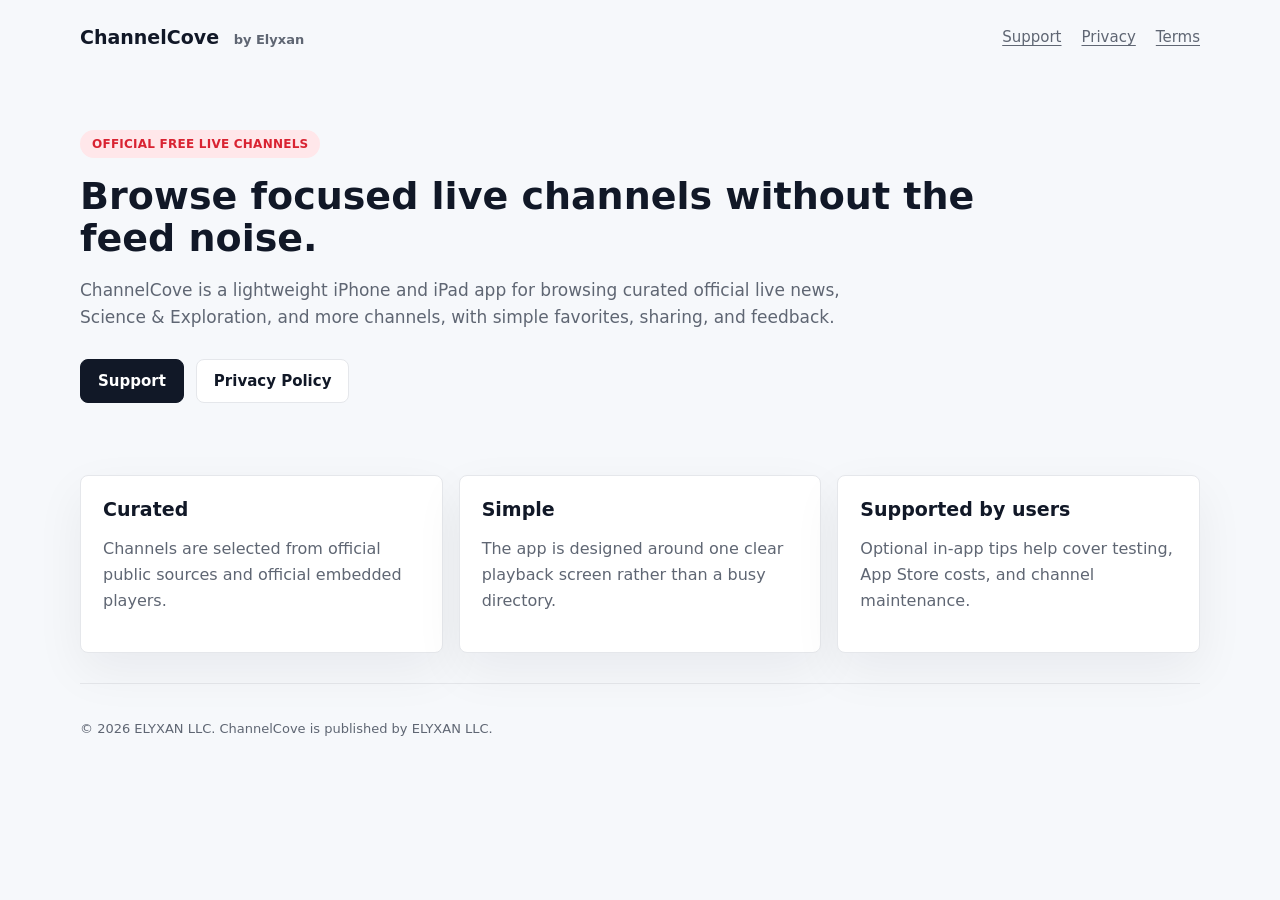
<file: index.html>
<!doctype html>
<html lang="en">
  <head>
    <meta charset="utf-8">
    <meta name="viewport" content="width=device-width, initial-scale=1">
    <title>ChannelCove - Focused live channels</title>
    <meta name="description" content="Browse selected official free live news, Science & Exploration, and more channels in one focused iPhone and iPad app.">
    <meta name="robots" content="noindex, nofollow, noarchive">
    <link rel="canonical" href="https://channelcove.com/">
    <meta property="og:type" content="website">
    <meta property="og:site_name" content="ChannelCove">
    <meta property="og:title" content="ChannelCove - Focused live channels">
    <meta property="og:description" content="Selected official free live news, Science & Exploration, and more channels, without the feed noise.">
    <meta property="og:url" content="https://channelcove.com/">
    <meta property="og:image" content="https://channelcove.com/assets/channelcove-share.png">
    <meta property="og:image:width" content="1200">
    <meta property="og:image:height" content="630">
    <meta property="og:image:alt" content="ChannelCove app icon and the words Focused live channels">
    <meta name="twitter:card" content="summary_large_image">
    <meta name="twitter:title" content="ChannelCove - Focused live channels">
    <meta name="twitter:description" content="Selected official free live news, Science & Exploration, and more channels, without the feed noise.">
    <meta name="twitter:image" content="https://channelcove.com/assets/channelcove-share.png">
    <link rel="stylesheet" href="/styles.css?v=20260528-ui2">
  </head>
  <body>
    <div class="page">
      <header class="nav">
        <a class="brand" href="/">ChannelCove <span class="publisher">by Elyxan</span></a>
        <nav class="nav-links" aria-label="Main navigation">
          <a href="/support/">Support</a>
          <a href="/privacy/">Privacy</a>
          <a href="/terms/">Terms</a>
        </nav>
      </header>

      <main>
        <section class="hero">
          <span class="eyebrow">Official free live channels</span>
          <h1>Browse focused live channels without the feed noise.</h1>
          <p class="lead">ChannelCove is a lightweight iPhone and iPad app for browsing curated official live news, Science & Exploration, and more channels, with simple favorites, sharing, and feedback.</p>
          <div class="actions">
            <a class="button" href="/support/">Support</a>
            <a class="button secondary" href="/privacy/">Privacy Policy</a>
          </div>
        </section>

        <section class="section grid">
          <article class="card">
            <h2>Curated</h2>
            <p>Channels are selected from official public sources and official embedded players.</p>
          </article>
          <article class="card">
            <h2>Simple</h2>
            <p>The app is designed around one clear playback screen rather than a busy directory.</p>
          </article>
          <article class="card">
            <h2>Supported by users</h2>
            <p>Optional in-app tips help cover testing, App Store costs, and channel maintenance.</p>
          </article>
        </section>
      </main>

      <footer class="footer">
        <p>&copy; 2026 ELYXAN LLC. ChannelCove is published by ELYXAN LLC.</p>
      </footer>
    </div>
  </body>
</html>
</file>
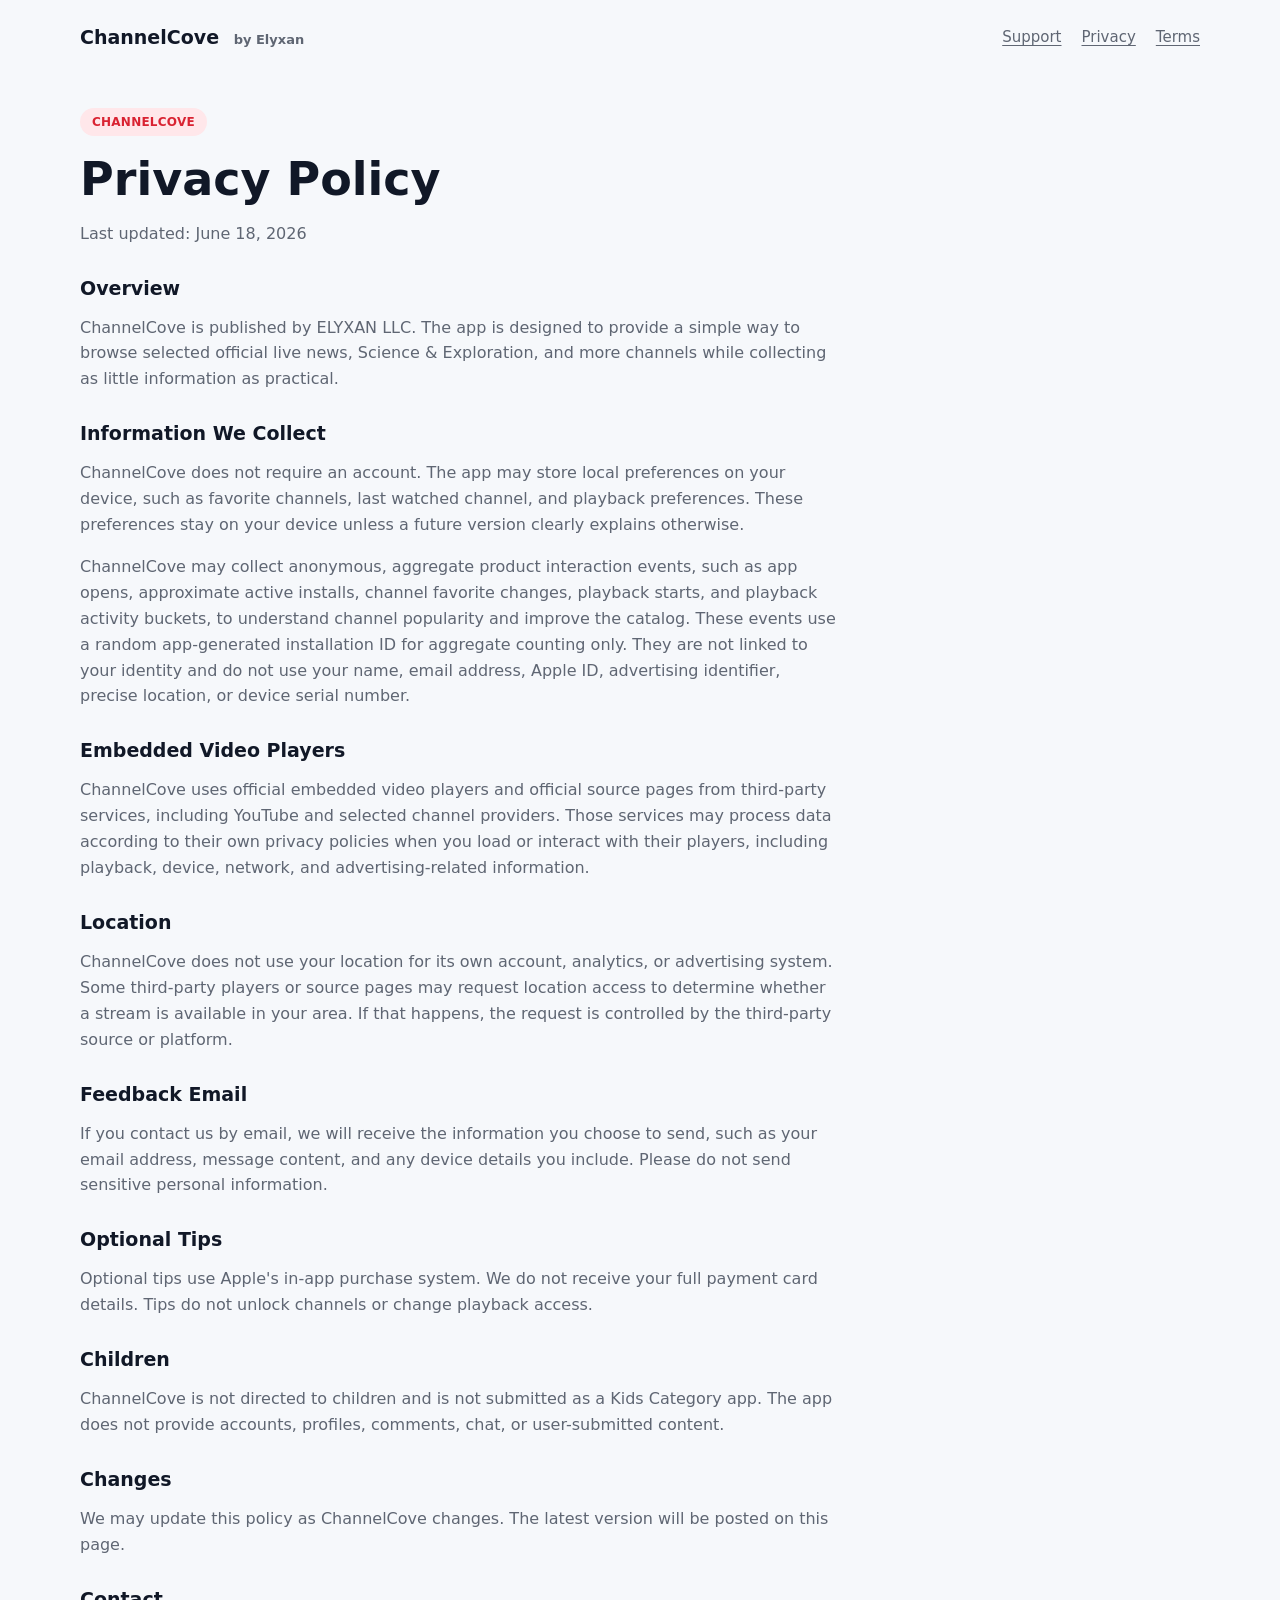
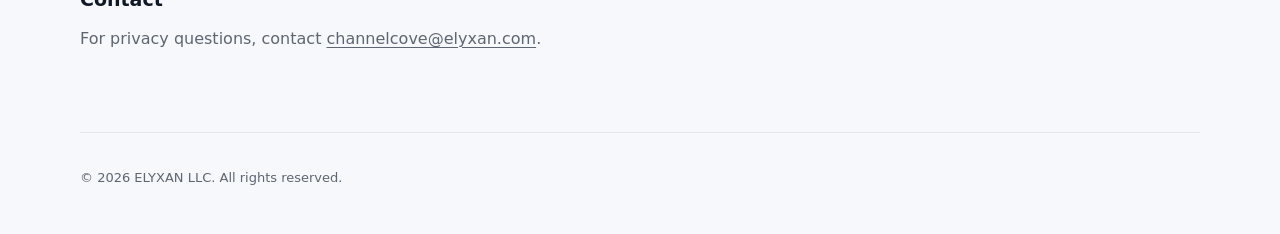
<file: privacy/index.html>
<!doctype html>
<html lang="en">
  <head>
    <meta charset="utf-8">
    <meta name="viewport" content="width=device-width, initial-scale=1">
    <title>ChannelCove Privacy Policy</title>
    <meta name="description" content="Privacy Policy for ChannelCove.">
    <meta name="robots" content="noindex, nofollow, noarchive, nosnippet">
    <link rel="stylesheet" href="/styles.css?v=20260528-ui2">
  </head>
  <body>
    <div class="page">
      <header class="nav">
        <a class="brand" href="/">ChannelCove <span class="publisher">by Elyxan</span></a>
        <nav class="nav-links" aria-label="Main navigation">
          <a href="/support/">Support</a>
          <a href="/privacy/">Privacy</a>
          <a href="/terms/">Terms</a>
        </nav>
      </header>

      <main class="content">
        <span class="eyebrow">ChannelCove</span>
        <h1>Privacy Policy</h1>
        <p>Last updated: June 18, 2026</p>

        <h2>Overview</h2>
        <p>ChannelCove is published by ELYXAN LLC. The app is designed to provide a simple way to browse selected official live news, Science & Exploration, and more channels while collecting as little information as practical.</p>

        <h2>Information We Collect</h2>
        <p>ChannelCove does not require an account. The app may store local preferences on your device, such as favorite channels, last watched channel, and playback preferences. These preferences stay on your device unless a future version clearly explains otherwise.</p>
        <p>ChannelCove may collect anonymous, aggregate product interaction events, such as app opens, approximate active installs, channel favorite changes, playback starts, and playback activity buckets, to understand channel popularity and improve the catalog. These events use a random app-generated installation ID for aggregate counting only. They are not linked to your identity and do not use your name, email address, Apple ID, advertising identifier, precise location, or device serial number.</p>

        <h2>Embedded Video Players</h2>
        <p>ChannelCove uses official embedded video players and official source pages from third-party services, including YouTube and selected channel providers. Those services may process data according to their own privacy policies when you load or interact with their players, including playback, device, network, and advertising-related information.</p>

        <h2>Location</h2>
        <p>ChannelCove does not use your location for its own account, analytics, or advertising system. Some third-party players or source pages may request location access to determine whether a stream is available in your area. If that happens, the request is controlled by the third-party source or platform.</p>

        <h2>Feedback Email</h2>
        <p>If you contact us by email, we will receive the information you choose to send, such as your email address, message content, and any device details you include. Please do not send sensitive personal information.</p>

        <h2>Optional Tips</h2>
        <p>Optional tips use Apple's in-app purchase system. We do not receive your full payment card details. Tips do not unlock channels or change playback access.</p>

        <h2>Children</h2>
        <p>ChannelCove is not directed to children and is not submitted as a Kids Category app. The app does not provide accounts, profiles, comments, chat, or user-submitted content.</p>

        <h2>Changes</h2>
        <p>We may update this policy as ChannelCove changes. The latest version will be posted on this page.</p>

        <h2>Contact</h2>
        <p>For privacy questions, contact <a href="mailto:channelcove@elyxan.com">channelcove@elyxan.com</a>.</p>
      </main>

      <footer class="footer">
        <p>&copy; 2026 ELYXAN LLC. All rights reserved.</p>
      </footer>
    </div>
  </body>
</html>
</file>
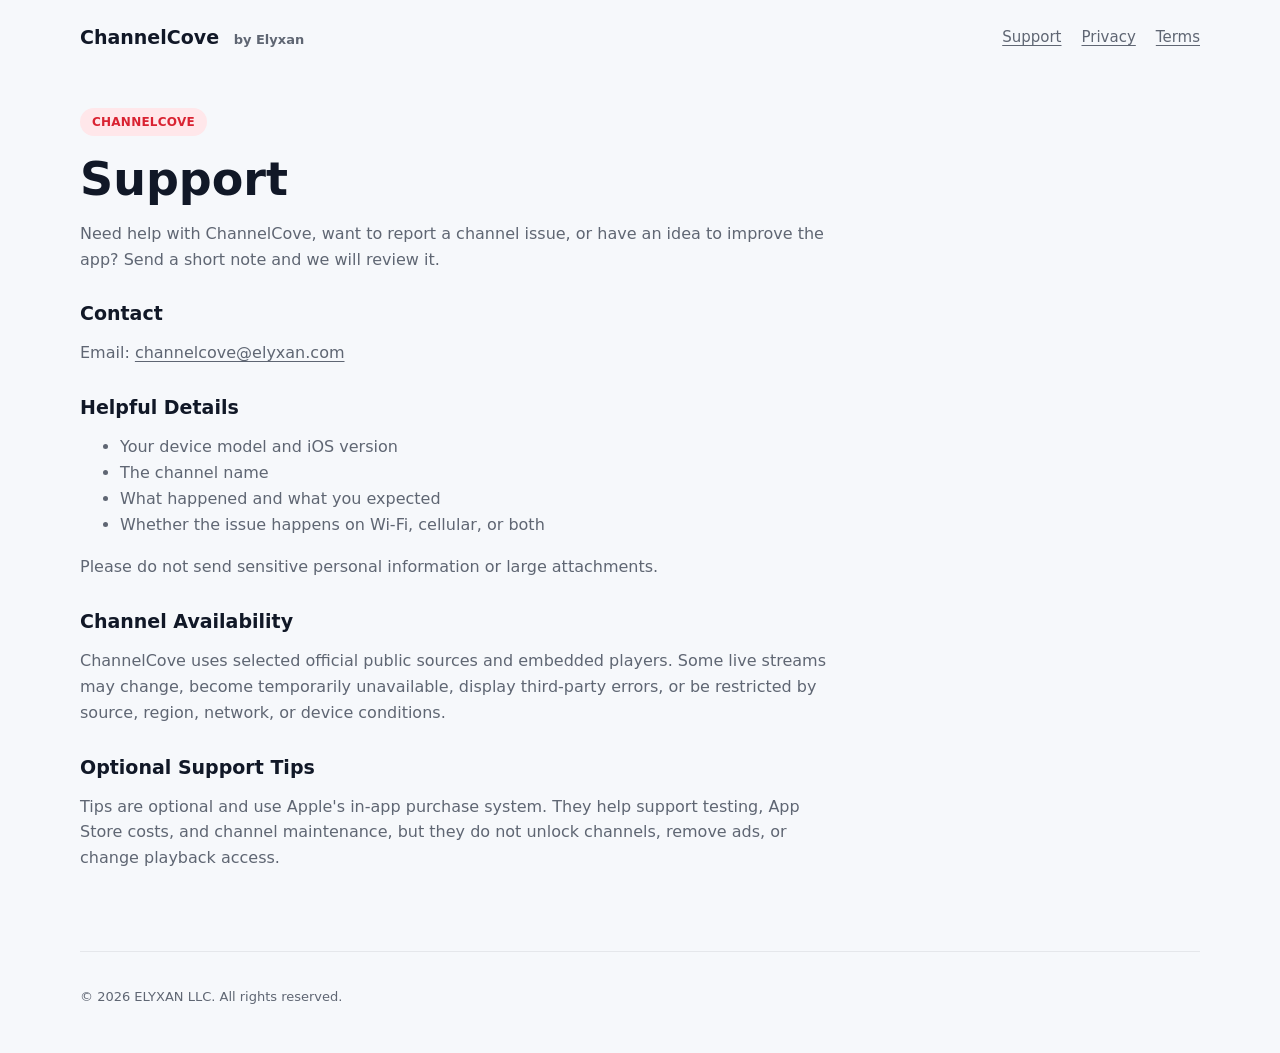
<file: support/index.html>
<!doctype html>
<html lang="en">
  <head>
    <meta charset="utf-8">
    <meta name="viewport" content="width=device-width, initial-scale=1">
    <title>ChannelCove Support</title>
    <meta name="description" content="Support information for ChannelCove.">
    <meta name="robots" content="noindex, nofollow, noarchive, nosnippet">
    <link rel="stylesheet" href="/styles.css?v=20260528-ui2">
  </head>
  <body>
    <div class="page">
      <header class="nav">
        <a class="brand" href="/">ChannelCove <span class="publisher">by Elyxan</span></a>
        <nav class="nav-links" aria-label="Main navigation">
          <a href="/support/">Support</a>
          <a href="/privacy/">Privacy</a>
          <a href="/terms/">Terms</a>
        </nav>
      </header>

      <main class="content">
        <span class="eyebrow">ChannelCove</span>
        <h1>Support</h1>
        <p>Need help with ChannelCove, want to report a channel issue, or have an idea to improve the app? Send a short note and we will review it.</p>

        <h2>Contact</h2>
        <p>Email: <a href="mailto:channelcove@elyxan.com?subject=ChannelCove%20Support">channelcove@elyxan.com</a></p>

        <h2>Helpful Details</h2>
        <ul>
          <li>Your device model and iOS version</li>
          <li>The channel name</li>
          <li>What happened and what you expected</li>
          <li>Whether the issue happens on Wi-Fi, cellular, or both</li>
        </ul>
        <p>Please do not send sensitive personal information or large attachments.</p>

        <h2>Channel Availability</h2>
        <p>ChannelCove uses selected official public sources and embedded players. Some live streams may change, become temporarily unavailable, display third-party errors, or be restricted by source, region, network, or device conditions.</p>

        <h2>Optional Support Tips</h2>
        <p>Tips are optional and use Apple's in-app purchase system. They help support testing, App Store costs, and channel maintenance, but they do not unlock channels, remove ads, or change playback access.</p>
      </main>

      <footer class="footer">
        <p>&copy; 2026 ELYXAN LLC. All rights reserved.</p>
      </footer>
    </div>
  </body>
</html>
</file>
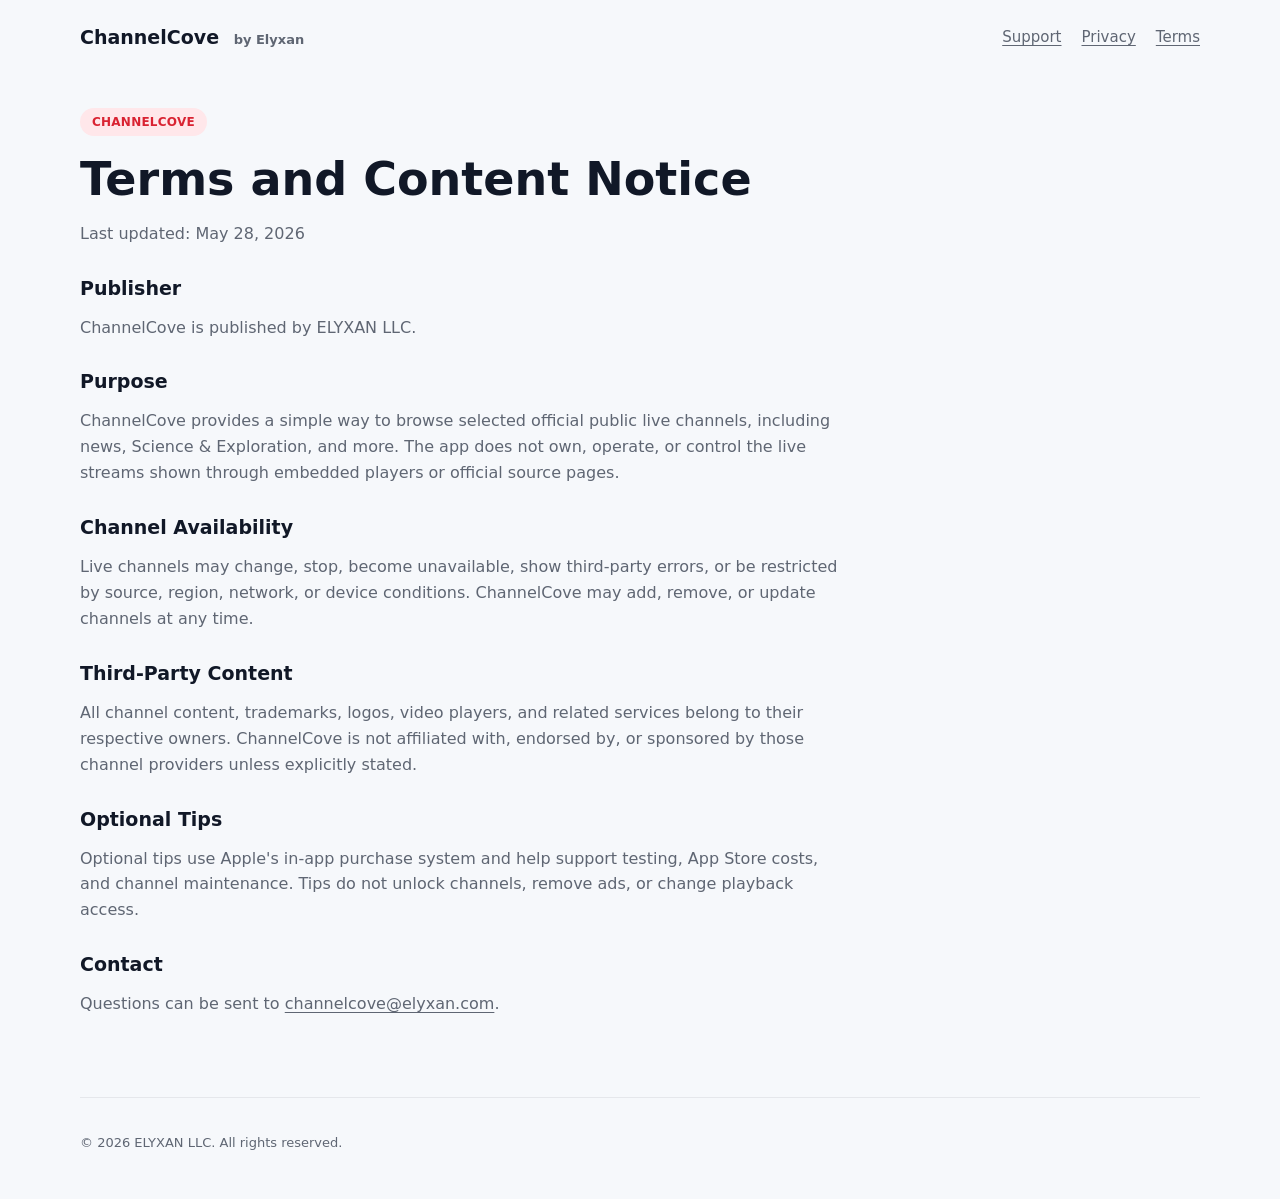
<file: terms/index.html>
<!doctype html>
<html lang="en">
  <head>
    <meta charset="utf-8">
    <meta name="viewport" content="width=device-width, initial-scale=1">
    <title>ChannelCove Terms</title>
    <meta name="description" content="Terms and content notice for ChannelCove.">
    <meta name="robots" content="noindex, nofollow, noarchive, nosnippet">
    <link rel="stylesheet" href="/styles.css?v=20260528-ui2">
  </head>
  <body>
    <div class="page">
      <header class="nav">
        <a class="brand" href="/">ChannelCove <span class="publisher">by Elyxan</span></a>
        <nav class="nav-links" aria-label="Main navigation">
          <a href="/support/">Support</a>
          <a href="/privacy/">Privacy</a>
          <a href="/terms/">Terms</a>
        </nav>
      </header>

      <main class="content">
        <span class="eyebrow">ChannelCove</span>
        <h1>Terms and Content Notice</h1>
        <p>Last updated: May 28, 2026</p>

        <h2>Publisher</h2>
        <p>ChannelCove is published by ELYXAN LLC.</p>

        <h2>Purpose</h2>
        <p>ChannelCove provides a simple way to browse selected official public live channels, including news, Science & Exploration, and more. The app does not own, operate, or control the live streams shown through embedded players or official source pages.</p>

        <h2>Channel Availability</h2>
        <p>Live channels may change, stop, become unavailable, show third-party errors, or be restricted by source, region, network, or device conditions. ChannelCove may add, remove, or update channels at any time.</p>

        <h2>Third-Party Content</h2>
        <p>All channel content, trademarks, logos, video players, and related services belong to their respective owners. ChannelCove is not affiliated with, endorsed by, or sponsored by those channel providers unless explicitly stated.</p>

        <h2>Optional Tips</h2>
        <p>Optional tips use Apple's in-app purchase system and help support testing, App Store costs, and channel maintenance. Tips do not unlock channels, remove ads, or change playback access.</p>

        <h2>Contact</h2>
        <p>Questions can be sent to <a href="mailto:channelcove@elyxan.com">channelcove@elyxan.com</a>.</p>
      </main>

      <footer class="footer">
        <p>&copy; 2026 ELYXAN LLC. All rights reserved.</p>
      </footer>
    </div>
  </body>
</html>
</file>
<file: styles.css>
:root {
  color-scheme: light;
  --ink: #111827;
  --muted: #5f6673;
  --line: #e5e7eb;
  --line-strong: #d8dde6;
  --paper: #ffffff;
  --wash: #f6f8fb;
  --accent: #d92332;
  --accent-soft: #ffe7ea;
  --shadow: 0 18px 50px rgba(17, 24, 39, 0.06);
}

* {
  box-sizing: border-box;
}

html {
  font-family: Inter, ui-sans-serif, system-ui, -apple-system, BlinkMacSystemFont, "Segoe UI", sans-serif;
  color: var(--ink);
  background: var(--wash);
}

body {
  margin: 0;
  min-height: 100vh;
}

a {
  color: inherit;
  text-decoration-thickness: 0.08em;
  text-underline-offset: 0.18em;
}

.page {
  width: min(1120px, calc(100% - 40px));
  margin: 0 auto;
}

.nav {
  display: flex;
  align-items: center;
  justify-content: space-between;
  gap: 20px;
  padding: 26px 0 18px;
}

.brand {
  font-weight: 800;
  font-size: 19px;
  letter-spacing: 0;
  text-decoration: none;
}

.publisher {
  color: var(--muted);
  font-size: 13px;
  margin-left: 8px;
}

.nav-links {
  display: flex;
  align-items: center;
  gap: 20px;
  color: var(--muted);
  font-size: 15px;
}

.hero {
  max-width: 960px;
  padding: 64px 0 46px;
}

.eyebrow {
  display: inline-flex;
  align-items: center;
  padding: 7px 12px;
  border-radius: 999px;
  background: var(--accent-soft);
  color: var(--accent);
  font-size: 12px;
  font-weight: 800;
  letter-spacing: 0.02em;
  text-transform: uppercase;
}

h1 {
  margin: 18px 0 16px;
  max-width: 960px;
  font-size: clamp(30px, 3.2vw, 38px);
  line-height: 1.1;
  letter-spacing: 0;
}

.lead {
  max-width: 760px;
  color: var(--muted);
  font-size: 17px;
  line-height: 1.6;
}

.actions {
  display: flex;
  flex-wrap: wrap;
  gap: 12px;
  margin-top: 28px;
}

.button {
  display: inline-flex;
  align-items: center;
  justify-content: center;
  min-height: 44px;
  padding: 0 17px;
  border-radius: 8px;
  border: 1px solid var(--ink);
  background: var(--ink);
  color: white;
  font-weight: 750;
  font-size: 15px;
  text-decoration: none;
}

.button.secondary {
  background: white;
  color: var(--ink);
  border-color: var(--line);
}

.section {
  padding: 26px 0 30px;
}

.grid {
  display: grid;
  grid-template-columns: repeat(3, 1fr);
  gap: 16px;
}

.card {
  background: var(--paper);
  border: 1px solid var(--line);
  border-radius: 8px;
  padding: 22px;
  box-shadow: var(--shadow);
}

.card h2,
.content h2 {
  margin: 0 0 10px;
  font-size: 19px;
}

.card p,
.content p,
.content li {
  color: var(--muted);
  line-height: 1.62;
}

.content {
  max-width: 760px;
  padding: 42px 0 64px;
}

.content h1 {
  font-size: clamp(34px, 5vw, 46px);
}

.content h2 {
  margin-top: 30px;
}

.footer {
  border-top: 1px solid var(--line);
  padding: 24px 0 36px;
  color: var(--muted);
  font-size: 13px;
}

@media (max-width: 720px) {
  .page {
    width: min(100% - 28px, 1040px);
  }

  .nav {
    align-items: flex-start;
    flex-direction: column;
    padding-top: 20px;
  }

  .nav-links {
    flex-wrap: wrap;
  }

  .hero {
    padding: 38px 0 30px;
  }

  h1 {
    font-size: 31px;
  }

  .grid {
    grid-template-columns: 1fr;
  }
}
</file>
